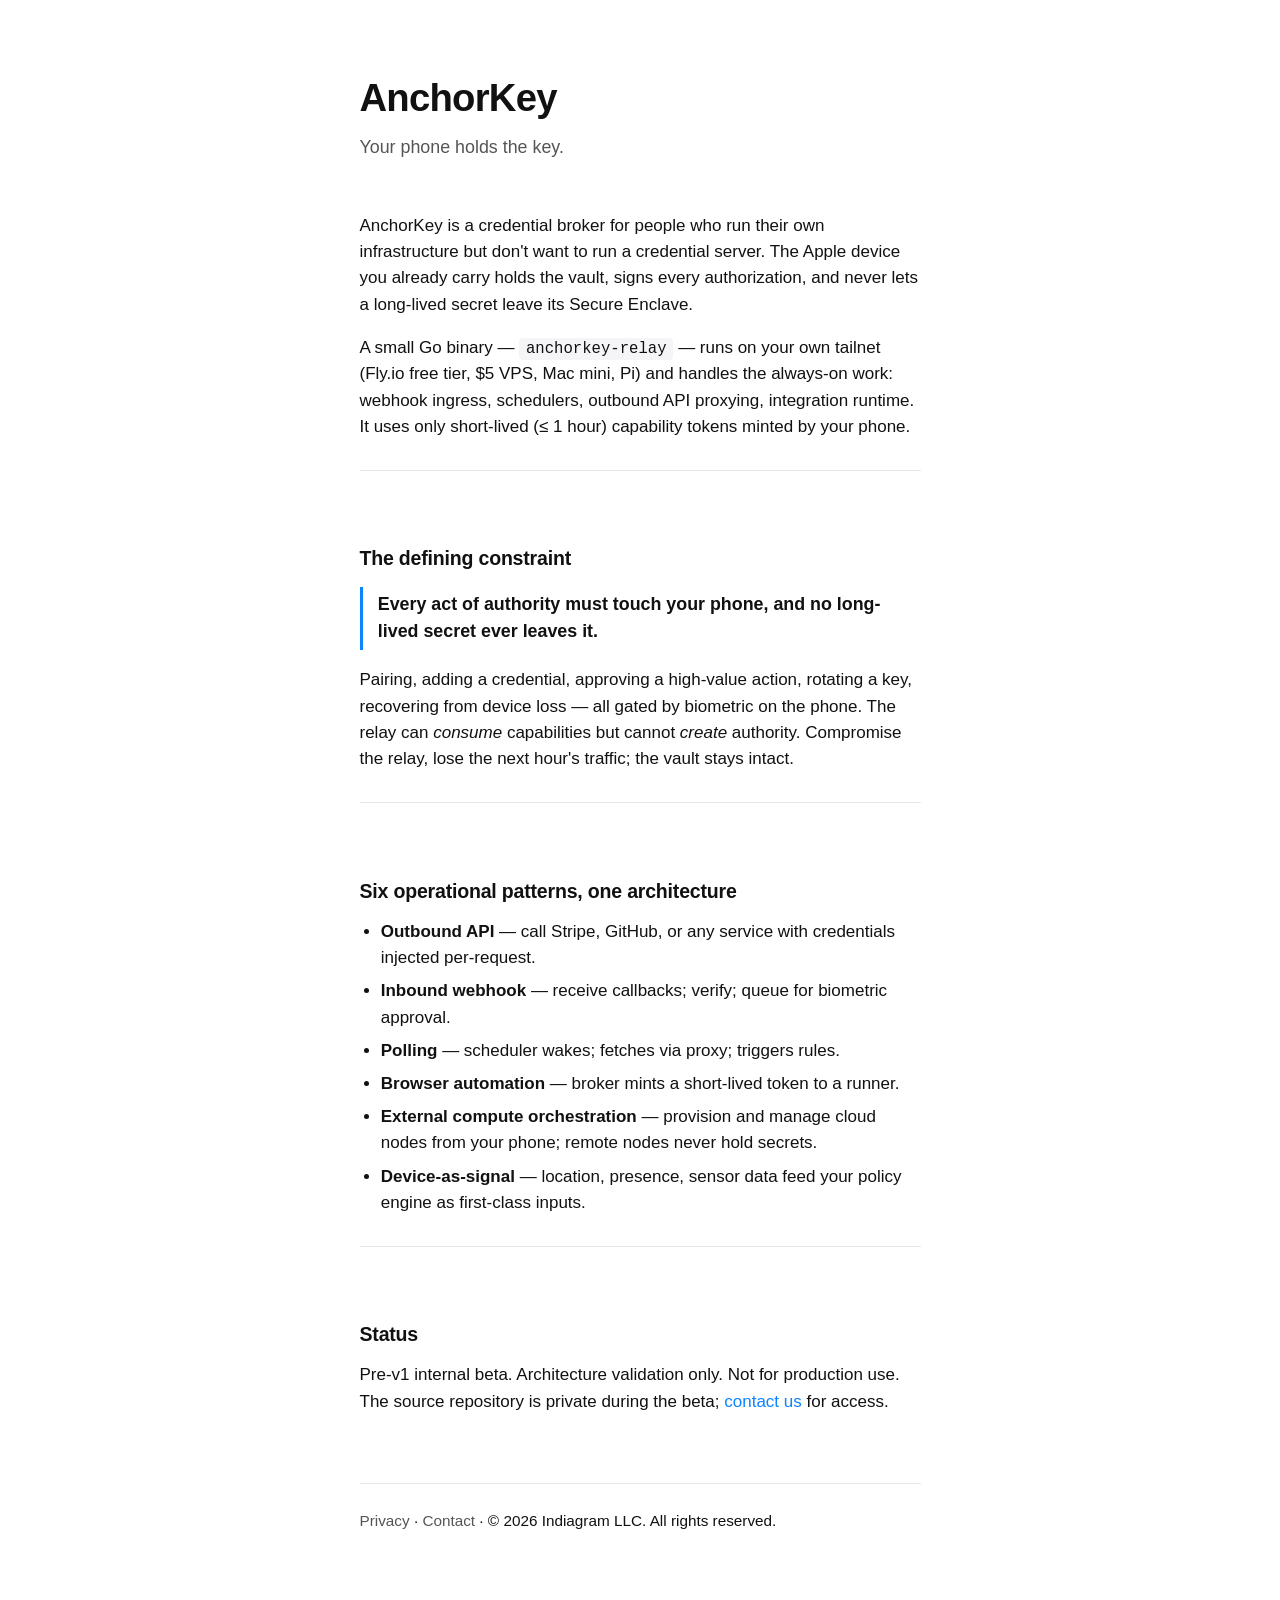
<file: index.html>
<!doctype html>
<html lang="en">
<head>
  <meta charset="utf-8">
  <meta name="viewport" content="width=device-width,initial-scale=1">
  <title>AnchorKey — Your phone holds the key</title>
  <meta name="description" content="A credential broker for people who run their own infrastructure. The phone is the trust anchor. The relay is the always-on mesh edge.">
  <link rel="icon" href="/favicon.svg" type="image/svg+xml">
  <link rel="stylesheet" href="/styles.css">
</head>
<body>
  <main>
    <header>
      <h1>AnchorKey</h1>
      <p class="tagline">Your phone holds the key.</p>
    </header>

    <section>
      <p>
        AnchorKey is a credential broker for people who run their own
        infrastructure but don't want to run a credential server. The Apple
        device you already carry holds the vault, signs every authorization,
        and never lets a long-lived secret leave its Secure Enclave.
      </p>
      <p>
        A small Go binary — <code>anchorkey-relay</code> — runs on your own
        tailnet (Fly.io free tier, $5 VPS, Mac mini, Pi) and handles the
        always-on work: webhook ingress, schedulers, outbound API proxying,
        integration runtime. It uses only short-lived
        (≤ 1&nbsp;hour) capability tokens minted by your phone.
      </p>
    </section>

    <section>
      <h2>The defining constraint</h2>
      <p class="constraint">
        Every act of authority must touch your phone, and no long-lived
        secret ever leaves it.
      </p>
      <p>
        Pairing, adding a credential, approving a high-value action, rotating
        a key, recovering from device loss — all gated by biometric on the
        phone. The relay can <em>consume</em> capabilities but cannot
        <em>create</em> authority. Compromise the relay, lose the next hour's
        traffic; the vault stays intact.
      </p>
    </section>

    <section>
      <h2>Six operational patterns, one architecture</h2>
      <ul>
        <li><strong>Outbound API</strong> — call Stripe, GitHub, or any service with credentials injected per-request.</li>
        <li><strong>Inbound webhook</strong> — receive callbacks; verify; queue for biometric approval.</li>
        <li><strong>Polling</strong> — scheduler wakes; fetches via proxy; triggers rules.</li>
        <li><strong>Browser automation</strong> — broker mints a short-lived token to a runner.</li>
        <li><strong>External compute orchestration</strong> — provision and manage cloud nodes from your phone; remote nodes never hold secrets.</li>
        <li><strong>Device-as-signal</strong> — location, presence, sensor data feed your policy engine as first-class inputs.</li>
      </ul>
    </section>

    <section>
      <h2>Status</h2>
      <p>
        Pre-v1 internal beta. Architecture validation only. Not for production
        use. The source repository is private during the beta;
        <a href="mailto:jp@indiagram.com">contact us</a> for access.
      </p>
    </section>

    <footer>
      <p>
        <a href="/privacy">Privacy</a> ·
        <a href="mailto:jp@indiagram.com">Contact</a> ·
        © 2026 Indiagram LLC. All rights reserved.
      </p>
    </footer>
  </main>
</body>
</html>
</file>
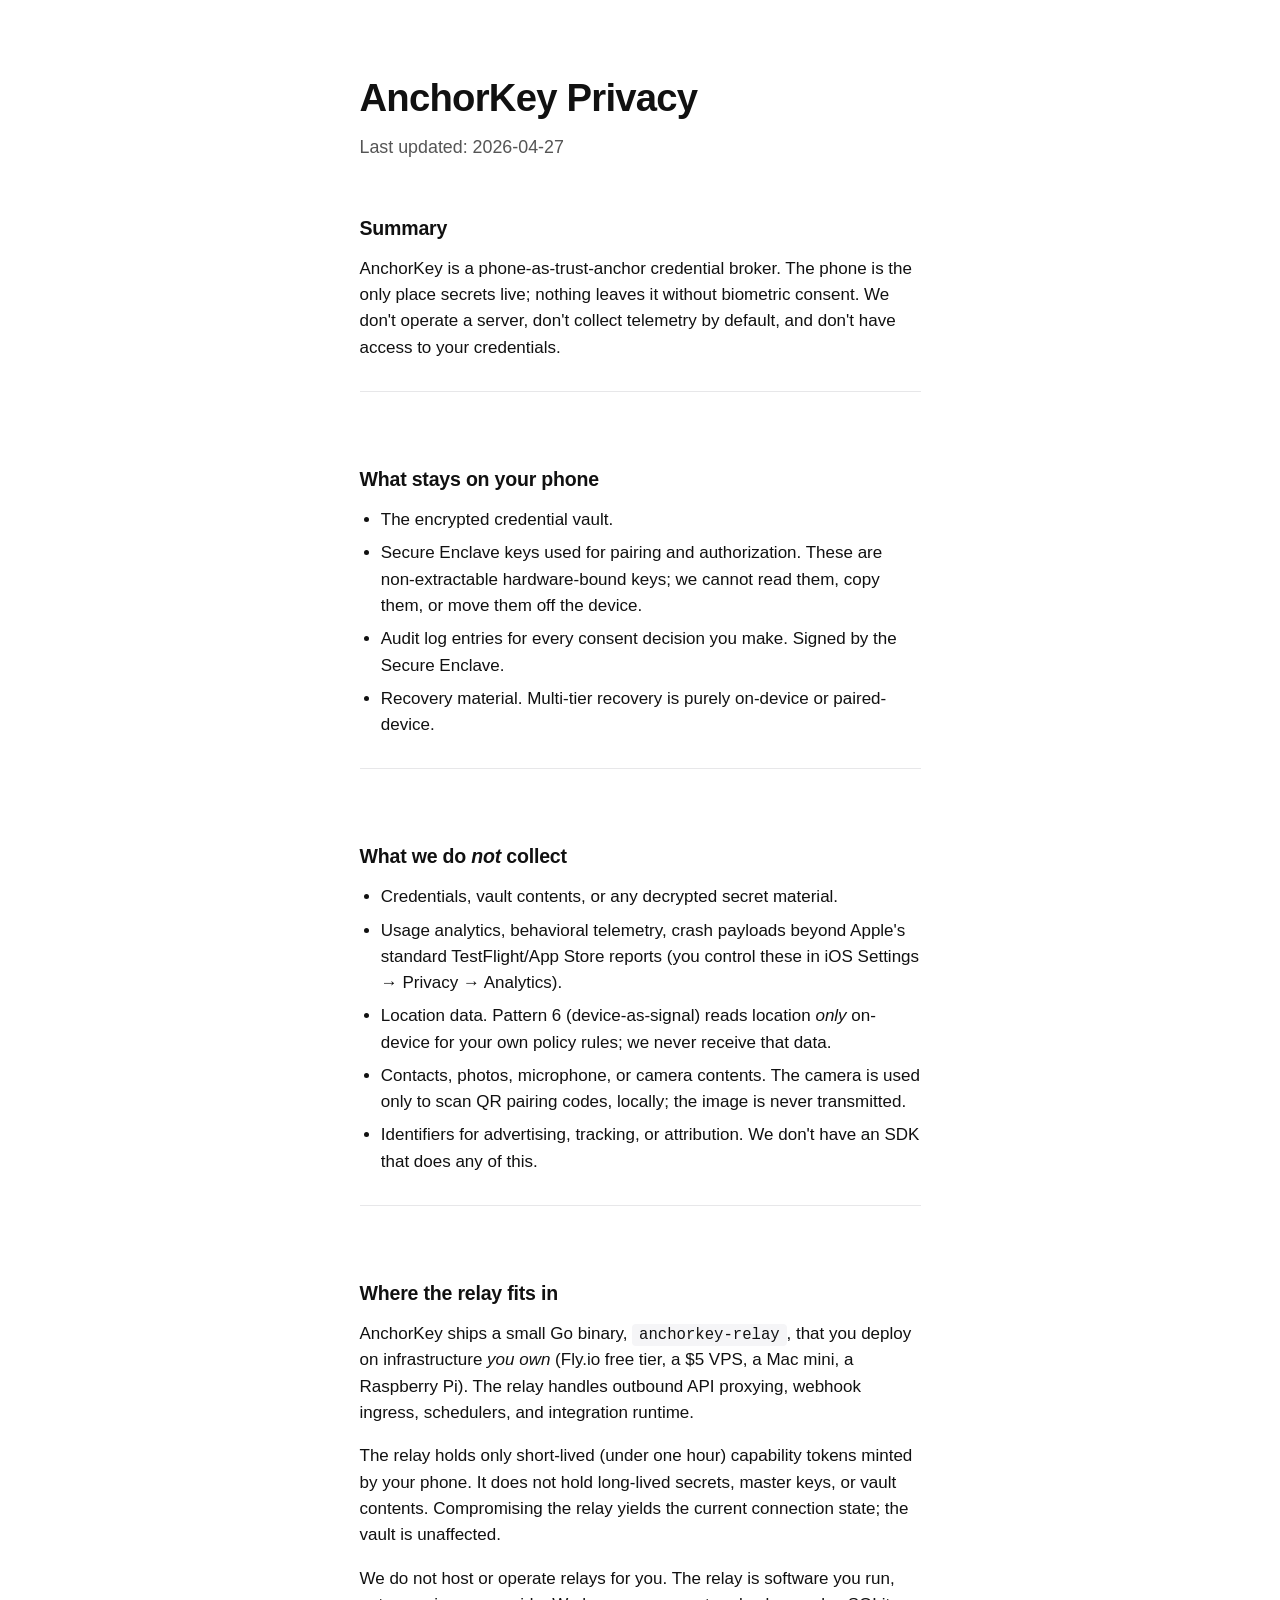
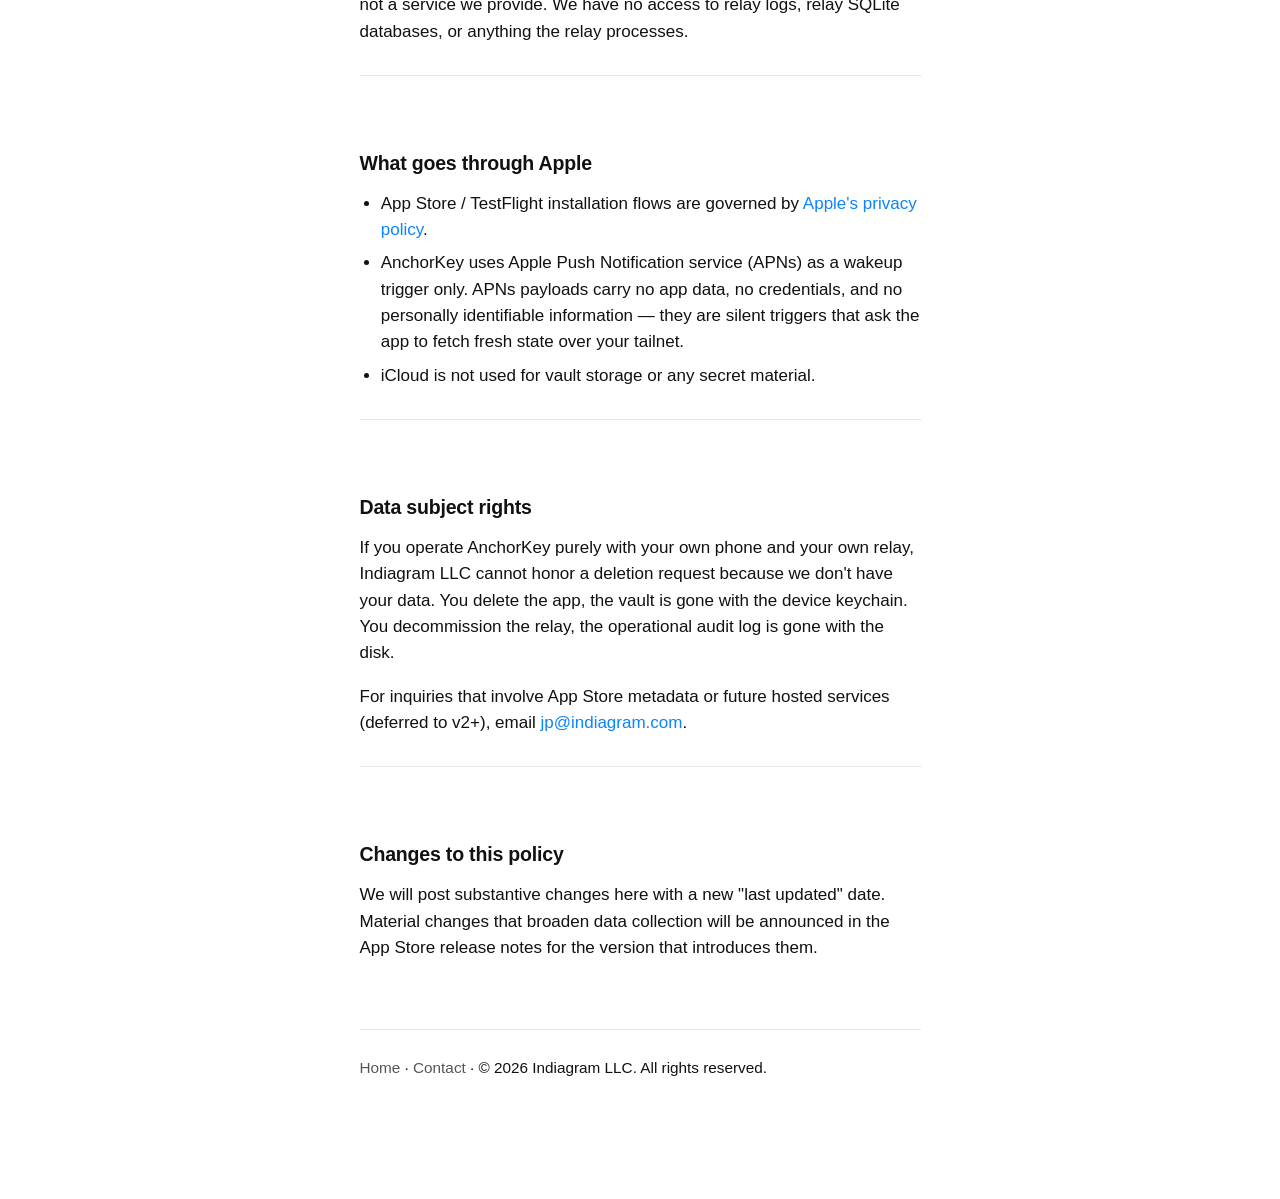
<file: privacy.html>
<!doctype html>
<html lang="en">
<head>
  <meta charset="utf-8">
  <meta name="viewport" content="width=device-width,initial-scale=1">
  <title>AnchorKey — Privacy</title>
  <meta name="description" content="Privacy policy for AnchorKey. The phone is the only place secrets live; nothing leaves it without biometric consent.">
  <link rel="icon" href="/favicon.svg" type="image/svg+xml">
  <link rel="stylesheet" href="/styles.css">
</head>
<body>
  <main>
    <header>
      <h1>AnchorKey Privacy</h1>
      <p class="tagline">Last updated: 2026-04-27</p>
    </header>

    <section>
      <h2>Summary</h2>
      <p>
        AnchorKey is a phone-as-trust-anchor credential broker. The phone is
        the only place secrets live; nothing leaves it without biometric
        consent. We don't operate a server, don't collect telemetry by
        default, and don't have access to your credentials.
      </p>
    </section>

    <section>
      <h2>What stays on your phone</h2>
      <ul>
        <li>The encrypted credential vault.</li>
        <li>Secure Enclave keys used for pairing and authorization. These are non-extractable hardware-bound keys; we cannot read them, copy them, or move them off the device.</li>
        <li>Audit log entries for every consent decision you make. Signed by the Secure Enclave.</li>
        <li>Recovery material. Multi-tier recovery is purely on-device or paired-device.</li>
      </ul>
    </section>

    <section>
      <h2>What we do <em>not</em> collect</h2>
      <ul>
        <li>Credentials, vault contents, or any decrypted secret material.</li>
        <li>Usage analytics, behavioral telemetry, crash payloads beyond Apple's standard TestFlight/App Store reports (you control these in iOS Settings → Privacy → Analytics).</li>
        <li>Location data. Pattern 6 (device-as-signal) reads location <em>only</em> on-device for your own policy rules; we never receive that data.</li>
        <li>Contacts, photos, microphone, or camera contents. The camera is used only to scan QR pairing codes, locally; the image is never transmitted.</li>
        <li>Identifiers for advertising, tracking, or attribution. We don't have an SDK that does any of this.</li>
      </ul>
    </section>

    <section>
      <h2>Where the relay fits in</h2>
      <p>
        AnchorKey ships a small Go binary, <code>anchorkey-relay</code>, that
        you deploy on infrastructure <em>you own</em> (Fly.io free tier, a $5
        VPS, a Mac mini, a Raspberry Pi). The relay handles outbound API
        proxying, webhook ingress, schedulers, and integration runtime.
      </p>
      <p>
        The relay holds only short-lived (under one hour) capability tokens
        minted by your phone. It does not hold long-lived secrets, master
        keys, or vault contents. Compromising the relay yields the current
        connection state; the vault is unaffected.
      </p>
      <p>
        We do not host or operate relays for you. The relay is software you
        run, not a service we provide. We have no access to relay logs, relay
        SQLite databases, or anything the relay processes.
      </p>
    </section>

    <section>
      <h2>What goes through Apple</h2>
      <ul>
        <li>App Store / TestFlight installation flows are governed by <a href="https://www.apple.com/legal/privacy/">Apple's privacy policy</a>.</li>
        <li>AnchorKey uses Apple Push Notification service (APNs) as a wakeup trigger only. APNs payloads carry no app data, no credentials, and no personally identifiable information — they are silent triggers that ask the app to fetch fresh state over your tailnet.</li>
        <li>iCloud is not used for vault storage or any secret material.</li>
      </ul>
    </section>

    <section>
      <h2>Data subject rights</h2>
      <p>
        If you operate AnchorKey purely with your own phone and your own
        relay, Indiagram LLC cannot honor a deletion request because we don't
        have your data. You delete the app, the vault is gone with the device
        keychain. You decommission the relay, the operational audit log is
        gone with the disk.
      </p>
      <p>
        For inquiries that involve App Store metadata or future hosted
        services (deferred to v2+), email
        <a href="mailto:jp@indiagram.com">jp@indiagram.com</a>.
      </p>
    </section>

    <section>
      <h2>Changes to this policy</h2>
      <p>
        We will post substantive changes here with a new "last updated" date.
        Material changes that broaden data collection will be announced in
        the App Store release notes for the version that introduces them.
      </p>
    </section>

    <footer>
      <p>
        <a href="/">Home</a> ·
        <a href="mailto:jp@indiagram.com">Contact</a> ·
        © 2026 Indiagram LLC. All rights reserved.
      </p>
    </footer>
  </main>
</body>
</html>
</file>
<file: styles.css>
/* AnchorKey site — minimal, readable, no JS, no fonts loaded externally. */

:root {
  --fg: #111;
  --fg-soft: #555;
  --bg: #fff;
  --accent: #0a84ff;
  --rule: #e7e7e9;
  --code-bg: #f5f5f7;
  --max-w: 36rem;
}

@media (prefers-color-scheme: dark) {
  :root {
    --fg: #f2f2f7;
    --fg-soft: #b8b8c0;
    --bg: #0d0d10;
    --accent: #5ac8fa;
    --rule: #2c2c2e;
    --code-bg: #1c1c1e;
  }
}

* { box-sizing: border-box; }

html, body {
  margin: 0;
  padding: 0;
  background: var(--bg);
  color: var(--fg);
  font-family: -apple-system, BlinkMacSystemFont, "SF Pro Text", "Helvetica Neue", Arial, sans-serif;
  font-size: 17px;
  line-height: 1.55;
  -webkit-font-smoothing: antialiased;
}

main {
  max-width: var(--max-w);
  margin: 0 auto;
  padding: 4rem 1.5rem 6rem;
}

header {
  margin-bottom: 3rem;
}

h1 {
  font-size: 2.25rem;
  font-weight: 700;
  letter-spacing: -0.02em;
  margin: 0 0 0.4rem;
}

h2 {
  font-size: 1.15rem;
  font-weight: 600;
  letter-spacing: -0.01em;
  margin: 2.5rem 0 0.75rem;
}

p, ul {
  margin: 0 0 1rem;
  color: var(--fg);
}

ul {
  padding-left: 1.25rem;
}

li {
  margin-bottom: 0.4rem;
}

.tagline {
  color: var(--fg-soft);
  font-size: 1.05rem;
  margin: 0;
}

.constraint {
  font-weight: 600;
  font-size: 1.05rem;
  border-left: 3px solid var(--accent);
  padding: 0.25rem 0 0.25rem 0.9rem;
  margin: 0.5rem 0 1rem;
}

a {
  color: var(--accent);
  text-decoration: none;
}

a:hover {
  text-decoration: underline;
}

code {
  background: var(--code-bg);
  padding: 0.1rem 0.4rem;
  border-radius: 4px;
  font-family: ui-monospace, "SF Mono", Menlo, Consolas, monospace;
  font-size: 0.92em;
}

section {
  border-top: 1px solid var(--rule);
  padding-top: 1.75rem;
  margin-top: 1.75rem;
}

section:first-of-type {
  border-top: 0;
  padding-top: 0;
  margin-top: 0;
}

footer {
  margin-top: 4rem;
  padding-top: 1.5rem;
  border-top: 1px solid var(--rule);
  color: var(--fg-soft);
  font-size: 0.9rem;
}

footer a {
  color: var(--fg-soft);
}
</file>
